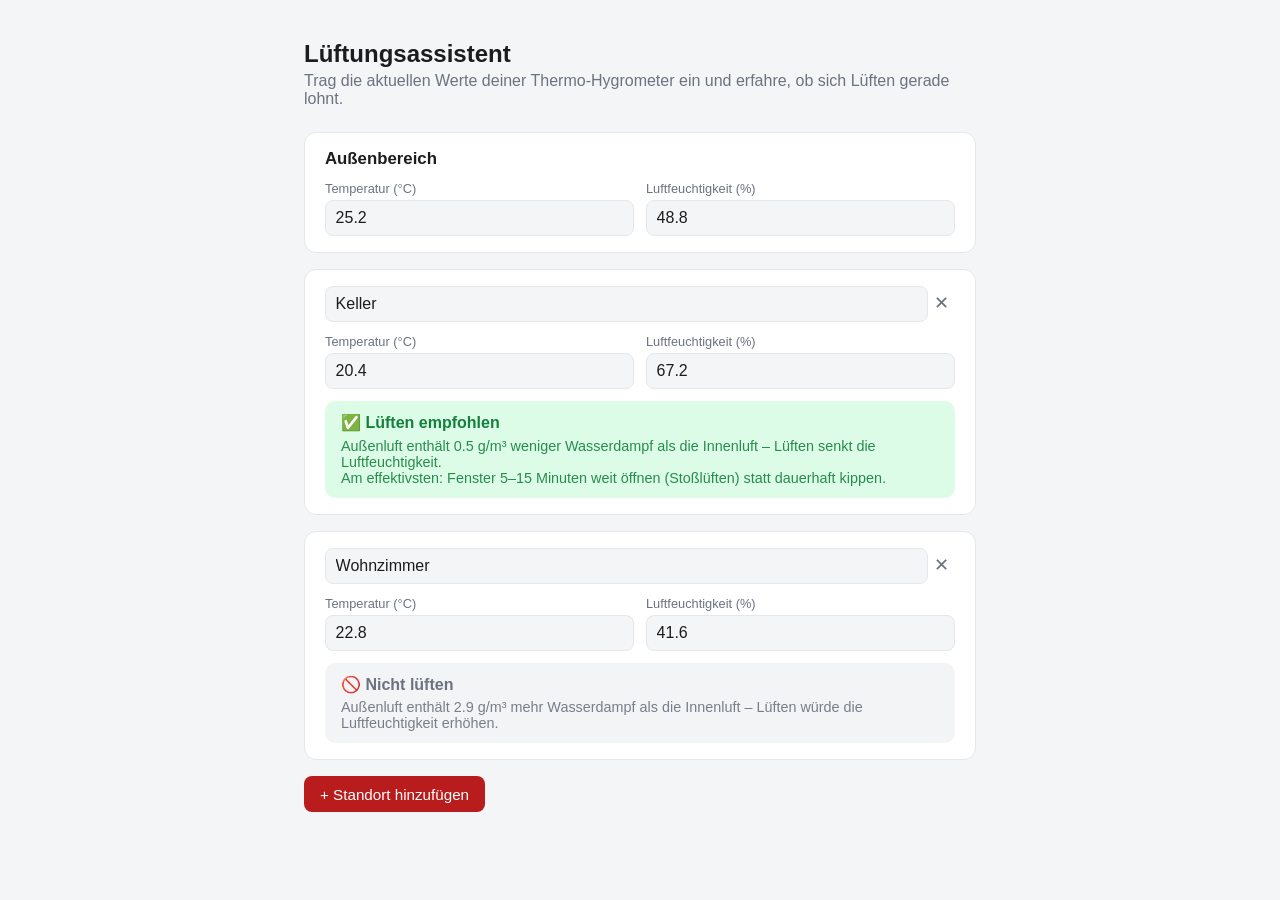
<file: index.html>
<!doctype html>
<html lang="de">
<head>
  <meta charset="UTF-8" />
  <meta name="viewport" content="width=device-width, initial-scale=1" />
  <title>Lüftungsassistent</title>
  <link rel="stylesheet" href="style.css" />
</head>
<body>
  <h1>Lüftungsassistent</h1>
  <p class="subtitle">
    Trag die aktuellen Werte deiner Thermo-Hygrometer ein und erfahre, ob sich Lüften gerade lohnt.
  </p>

  <div class="card">
    <h2>Außenbereich</h2>
    <div class="field-row">
      <div class="field">
        <label>Temperatur (°C)</label>
        <input type="number" step="0.1" id="outdoor-temp" value="25.2" />
      </div>
      <div class="field">
        <label>Luftfeuchtigkeit (%)</label>
        <input type="number" step="0.1" id="outdoor-humidity" value="48.8" />
      </div>
    </div>
  </div>

  <div id="rooms"></div>

  <div class="actions">
    <button class="add-room" id="add-room">+ Standort hinzufügen</button>
  </div>

  <script type="module" src="app.js"></script>
</body>
</html>
</file>
<file: style.css>
:root {
  color-scheme: light dark;
  --bg: #f4f5f7;
  --card: #ffffff;
  --text: #1c1c1e;
  --muted: #6b7280;
  --border: #e5e7eb;
  --accent: #b91c1c;
  --good: #15803d;
  --good-bg: #dcfce7;
  --bad: #6b7280;
  --bad-bg: #f3f4f6;
}

@media (prefers-color-scheme: dark) {
  :root {
    --bg: #121212;
    --card: #1e1e1e;
    --text: #f4f4f5;
    --muted: #a1a1aa;
    --border: #2e2e30;
    --accent: #ef4444;
    --good: #4ade80;
    --good-bg: #14532d;
    --bad: #a1a1aa;
    --bad-bg: #27272a;
  }
}

* {
  box-sizing: border-box;
}

body {
  margin: 0;
  font-family: -apple-system, BlinkMacSystemFont, "Segoe UI", Roboto, sans-serif;
  background: var(--bg);
  color: var(--text);
  padding: 1.5rem;
  max-width: 720px;
  margin-inline: auto;
}

h1 {
  font-size: 1.5rem;
  margin-bottom: 0.25rem;
}

p.subtitle {
  color: var(--muted);
  margin-top: 0;
  margin-bottom: 1.5rem;
}

.card {
  background: var(--card);
  border: 1px solid var(--border);
  border-radius: 12px;
  padding: 1rem 1.25rem;
  margin-bottom: 1rem;
}

.card h2 {
  font-size: 1.05rem;
  margin: 0 0 0.75rem;
  display: flex;
  align-items: center;
  justify-content: space-between;
}

.card h2 button.remove {
  background: none;
  border: none;
  color: var(--muted);
  font-size: 1.1rem;
  cursor: pointer;
  line-height: 1;
}

.field-row {
  display: flex;
  gap: 0.75rem;
}

label {
  display: block;
  font-size: 0.8rem;
  color: var(--muted);
  margin-bottom: 0.25rem;
}

.field {
  flex: 1;
}

input[type="text"],
input[type="number"] {
  width: 100%;
  padding: 0.5rem 0.6rem;
  border-radius: 8px;
  border: 1px solid var(--border);
  background: var(--bg);
  color: var(--text);
  font-size: 1rem;
}

.result {
  margin-top: 0.75rem;
  padding: 0.75rem 1rem;
  border-radius: 10px;
  font-weight: 600;
}

.result.recommend {
  background: var(--good-bg);
  color: var(--good);
}

.result.no-recommend {
  background: var(--bad-bg);
  color: var(--bad);
}

.result .detail {
  font-weight: 400;
  font-size: 0.9rem;
  margin-top: 0.35rem;
  opacity: 0.9;
}

.actions {
  display: flex;
  gap: 0.75rem;
  margin-top: 1rem;
}

button.add-room {
  background: var(--accent);
  color: #fff;
  border: none;
  border-radius: 8px;
  padding: 0.6rem 1rem;
  font-size: 0.95rem;
  cursor: pointer;
}

button.add-room:hover {
  opacity: 0.9;
}
</file>
